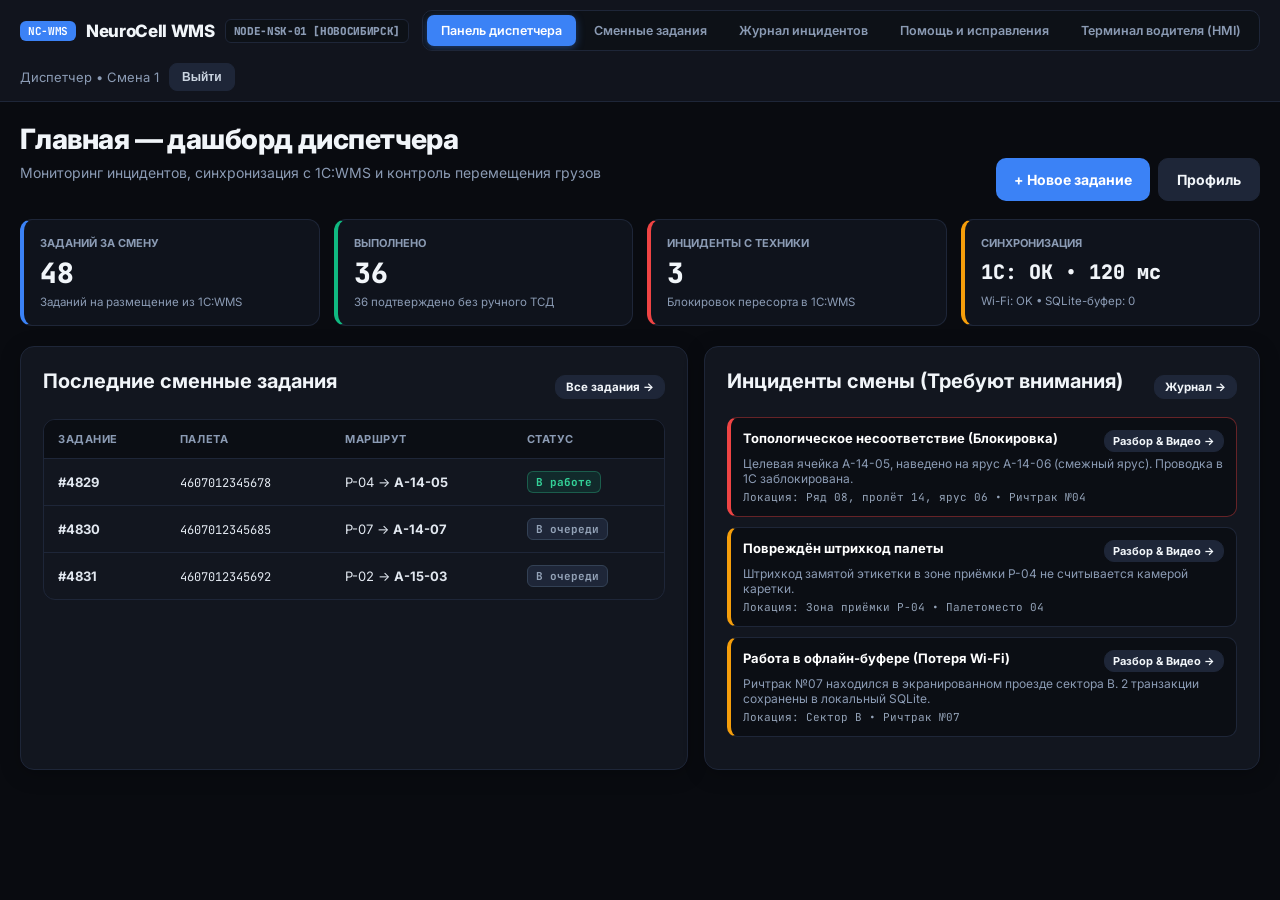
<file: index.html>
<!DOCTYPE html>
<html lang="ru">
<head>
  <meta charset="utf-8">
  <meta name="viewport" content="width=device-width, initial-scale=1, viewport-fit=cover">
  <title>NeuroCell WMS — Диспетчер и Терминал ричтрака</title>
  <link rel="icon" href="data:image/svg+xml,%3Csvg xmlns='http://www.w3.org/2000/svg' viewBox='0 0 64 64'%3E%3Crect width='64' height='64' rx='14' fill='%233b82f6'/%3E%3Ctext x='32' y='43' font-family='Inter,sans-serif' font-size='28' font-weight='800' fill='%23ffffff' text-anchor='middle'%3ENC%3C/text%3E%3C/svg%3E">
  <link rel="preconnect" href="https://fonts.googleapis.com">
  <link rel="preconnect" href="https://fonts.gstatic.com" crossorigin>
  <link href="https://fonts.googleapis.com/css2?family=Inter:wght@400;500;600;700;800;900&family=JetBrains+Mono:wght@500;700;800&display=swap" rel="stylesheet">
  <style>
    :root {
      --bg-dark: #090b10;
      --card-dark: #12161f;
      --card-border: #1e2638;
      --text-main: #f1f5f9;
      --text-muted: #8b9bb4;
      --accent-blue: #3b82f6;
      --accent-blue-hover: #2563eb;
      --status-ok: #10b981;
      --status-ok-bg: rgba(16, 185, 129, 0.12);
      --status-err: #ef4444;
      --status-err-bg: rgba(239, 68, 68, 0.15);
      --status-warn: #f59e0b;
      --font-ui: 'Inter', -apple-system, BlinkMacSystemFont, sans-serif;
      --font-mono: 'JetBrains Mono', monospace;
    }

    * { box-sizing: border-box; margin: 0; padding: 0; }
    body {
      background-color: var(--bg-dark);
      color: var(--text-main);
      font-family: var(--font-ui);
      min-height: 100vh;
      min-height: 100dvh;
      display: flex;
      flex-direction: column;
      -webkit-font-smoothing: antialiased;
      overflow-x: hidden;
    }

    /* Верхняя панель системы */
    header {
      background: rgba(18, 22, 31, 0.95);
      backdrop-filter: blur(10px);
      -webkit-backdrop-filter: blur(10px);
      border-bottom: 1px solid var(--card-border);
      position: sticky;
      top: 0;
      z-index: 100;
    }
    .header-inner {
      max-width: 1440px;
      margin: 0 auto;
      padding: 10px 20px;
      display: flex;
      align-items: center;
      justify-content: space-between;
      gap: 12px;
      flex-wrap: wrap;
    }
    .brand {
      display: flex;
      align-items: center;
      gap: 10px;
      font-size: 17px;
      font-weight: 800;
      letter-spacing: -0.02em;
    }
    .brand-tag {
      background: var(--accent-blue);
      color: #fff;
      font-family: var(--font-mono);
      font-size: 11px;
      padding: 3px 8px;
      border-radius: 6px;
      font-weight: 700;
    }
    .node-pill {
      font-family: var(--font-mono);
      font-size: 11px;
      color: var(--text-muted);
      border: 1px solid var(--card-border);
      background: #0d1117;
      padding: 4px 8px;
      border-radius: 6px;
      white-space: nowrap;
    }

    /* Навигация режимов: Диспетчер / Водитель */
    nav.app-nav {
      display: flex;
      gap: 4px;
      background: #0d1117;
      padding: 4px;
      border-radius: 10px;
      border: 1px solid var(--card-border);
      overflow-x: auto;
      max-width: 100%;
      -webkit-overflow-scrolling: touch;
    }
    nav.app-nav button {
      background: transparent;
      border: 0;
      color: var(--text-muted);
      padding: 8px 14px;
      border-radius: 7px;
      font-size: 12.5px;
      font-weight: 600;
      cursor: pointer;
      transition: all 0.15s ease;
      font-family: var(--font-ui);
      white-space: nowrap;
    }
    nav.app-nav button.active {
      background: var(--accent-blue);
      color: #fff;
      box-shadow: 0 2px 8px rgba(59, 130, 246, 0.4);
    }

    .header-user {
      display: flex;
      align-items: center;
      gap: 10px;
      font-size: 13px;
      color: var(--text-muted);
    }
    .header-user strong { color: var(--text-main); }
    .btn-logout {
      background: #1e2638;
      border: 1px solid var(--card-border);
      color: #cbd5e1;
      padding: 6px 12px;
      border-radius: 8px;
      cursor: pointer;
      font-weight: 600;
      font-size: 12px;
      transition: background 0.15s;
    }
    .btn-logout:hover { background: #2d3748; color: #fff; }

    /* Контейнер видов */
    .viewport {
      flex: 1;
      max-width: 1440px;
      width: 100%;
      margin: 0 auto;
      padding: 20px;
    }
    .view-section { display: none; }
    .view-section.active { display: block; animation: fadeIn 0.2s ease-out; }
    @keyframes fadeIn { from { opacity: 0; transform: translateY(4px); } to { opacity: 1; transform: translateY(0); } }

    /* Общие стили карточек и кнопок */
    .card {
      background: var(--card-dark);
      border: 1px solid var(--card-border);
      border-radius: 14px;
      padding: 22px;
      box-shadow: 0 4px 20px rgba(0, 0, 0, 0.25);
    }
    .grid-2 { display: grid; grid-template-columns: 1fr 1fr; gap: 16px; }
    .grid-3 { display: grid; grid-template-columns: repeat(3, 1fr); gap: 16px; }
    .grid-4 { display: grid; grid-template-columns: repeat(4, 1fr); gap: 14px; }

    h1 { font-size: clamp(20px, 2.4vw, 28px); font-weight: 800; letter-spacing: -0.02em; margin-bottom: 6px; }
    h2 { font-size: clamp(16px, 1.8vw, 20px); font-weight: 700; margin-bottom: 12px; }
    p.sub { font-size: clamp(13px, 1.2vw, 14px); color: var(--text-muted); margin-bottom: 18px; line-height: 1.5; }

    .btn {
      display: inline-flex;
      align-items: center;
      justify-content: center;
      gap: 8px;
      background: var(--accent-blue);
      color: #fff;
      border: 0;
      border-radius: 10px;
      padding: 12px 18px;
      font-size: 14px;
      font-weight: 700;
      font-family: var(--font-ui);
      cursor: pointer;
      transition: all 0.15s ease;
      text-decoration: none;
      touch-action: manipulation;
    }
    .btn:hover { background: var(--accent-blue-hover); box-shadow: 0 4px 12px rgba(59, 130, 246, 0.3); }
    .btn.ghost {
      background: #1e2638;
      border: 1px solid var(--card-border);
      color: var(--text-main);
    }
    .btn.ghost:hover { background: #2b354c; }
    .btn.danger { background: var(--status-err); }
    .btn.danger:hover { background: #dc2626; }
    .btn.success { background: var(--status-ok); color: #fff; }
    .btn.success:hover { background: #059669; }
    .btn.warn { background: var(--status-warn); color: #000; }
    .btn.warn:hover { background: #d97706; }

    /* Поля ввода */
    label { display: block; font-size: 11.5px; font-weight: 600; text-transform: uppercase; letter-spacing: 0.05em; color: var(--text-muted); margin-bottom: 6px; }
    input, select, textarea {
      width: 100%;
      background: #0b0e14;
      border: 1px solid var(--card-border);
      color: #fff;
      font-family: var(--font-ui);
      font-size: 15px;
      padding: 12px 14px;
      border-radius: 10px;
      margin-bottom: 14px;
      outline: none;
      transition: border-color 0.15s;
    }
    input:focus, select:focus, textarea:focus {
      border-color: var(--accent-blue);
      box-shadow: 0 0 0 3px rgba(59, 130, 246, 0.2);
    }

    /* KPI блоки */
    .kpi-tile {
      background: #0f131c;
      border: 1px solid var(--card-border);
      border-radius: 12px;
      padding: 16px;
      border-left: 4px solid var(--accent-blue);
    }
    .kpi-tile.ok { border-left-color: var(--status-ok); }
    .kpi-tile.err { border-left-color: var(--status-err); }
    .kpi-tile.warn { border-left-color: var(--status-warn); }
    .kpi-label { font-size: 11px; font-weight: 700; color: var(--text-muted); text-transform: uppercase; }
    .kpi-val { font-size: clamp(22px, 2.2vw, 28px); font-weight: 800; font-family: var(--font-mono); margin-top: 4px; }
    .kpi-desc { font-size: 11.5px; color: var(--text-muted); margin-top: 4px; }

    /* Таблицы */
    .table-box {
      border: 1px solid var(--card-border);
      border-radius: 12px;
      overflow-x: auto;
      margin-top: 14px;
      -webkit-overflow-scrolling: touch;
    }
    table { width: 100%; min-width: 620px; border-collapse: collapse; text-align: left; }
    th {
      background: #0b0e14;
      color: var(--text-muted);
      font-size: 11px;
      font-weight: 700;
      text-transform: uppercase;
      letter-spacing: 0.05em;
      padding: 12px 14px;
      border-bottom: 1px solid var(--card-border);
    }
    td {
      padding: 12px 14px;
      border-bottom: 1px solid var(--card-border);
      font-size: 13px;
      color: #e2e8f0;
    }
    tr:last-child td { border-bottom: 0; }
    tr:hover td { background: rgba(255,255,255,0.02); }

    .tag {
      display: inline-flex;
      align-items: center;
      padding: 3px 8px;
      border-radius: 6px;
      font-size: 11px;
      font-weight: 700;
      font-family: var(--font-mono);
      white-space: nowrap;
    }
    .tag.ok { background: var(--status-ok-bg); color: #34d399; border: 1px solid rgba(52, 211, 153, 0.3); }
    .tag.err { background: var(--status-err-bg); color: #f87171; border: 1px solid rgba(248, 113, 113, 0.3); }
    .tag.queue { background: #1e2638; color: #94a3b8; border: 1px solid #334155; }

    /* ========================================================
       ЭКРАНЫ ВОДИТЕЛЕЙ (БОРТОВОЙ ТЕРМИНАЛ РИЧТРАКА HMI)
       ======================================================== */
    .driver-subnav {
      display: flex;
      gap: 8px;
      margin-bottom: 14px;
      overflow-x: auto;
      padding-bottom: 4px;
    }
    .driver-subnav button {
      background: #181d27;
      border: 1px solid var(--card-border);
      color: #cbd5e1;
      padding: 8px 14px;
      border-radius: 8px;
      font-size: 12px;
      font-weight: 700;
      cursor: pointer;
      white-space: nowrap;
      transition: all 0.15s;
    }
    .driver-subnav button.active {
      background: #2563eb;
      color: #fff;
      border-color: #3b82f6;
    }

    .terminal-wrapper {
      max-width: 1200px;
      margin: 0 auto;
      background: #121212;
      border: 3px solid #232730;
      border-radius: 18px;
      overflow: hidden;
      box-shadow: 0 10px 40px rgba(0,0,0,0.7);
    }
    .term-header {
      background: #181b22;
      border-bottom: 2px solid #282d38;
      padding: 12px 20px;
      display: flex;
      justify-content: space-between;
      align-items: center;
      font-family: var(--font-mono);
      font-weight: 700;
      flex-wrap: wrap;
      gap: 10px;
    }
    .term-steps {
      display: flex;
      gap: 8px;
      padding: 14px 18px 0;
      overflow-x: auto;
    }
    .term-step-pill {
      flex: 1;
      min-width: 110px;
      padding: 10px 8px;
      border-radius: 10px;
      font-size: 12px;
      font-weight: 700;
      text-align: center;
      background: #1a1e27;
      color: #64748b;
      border: 1px solid #283144;
      white-space: nowrap;
      transition: all 0.2s;
    }
    .term-step-pill.active {
      background: #2563eb;
      color: #fff;
      border-color: #3b82f6;
      box-shadow: 0 0 16px rgba(37, 99, 235, 0.4);
    }
    .term-step-pill.done {
      background: rgba(16, 185, 129, 0.15);
      color: #10b981;
      border-color: rgba(16, 185, 129, 0.3);
    }

    .term-screen {
      padding: 24px 20px;
      min-height: 440px;
      display: flex;
      flex-direction: column;
      justify-content: space-between;
      transition: background 0.25s ease, border-color 0.25s ease;
    }

    /* Состояние W3: Зеленый заливающий статус */
    .term-screen.state-green {
      background: #042416;
      border: 6px solid #10b981;
      box-shadow: inset 0 0 50px rgba(16, 185, 129, 0.25);
    }

    /* Состояние W4: Красный пульсирующий статус */
    .term-screen.state-red {
      background: #340c0c;
      border: 6px solid #ef4444;
      animation: alertPulse 1.2s infinite alternate;
    }
    @keyframes alertPulse {
      0% { box-shadow: inset 0 0 30px rgba(239, 68, 68, 0.3), 0 0 20px rgba(239, 68, 68, 0.4); }
      100% { box-shadow: inset 0 0 80px rgba(239, 68, 68, 0.6), 0 0 40px rgba(239, 68, 68, 0.7); }
    }

    .term-cell-giant {
      font-size: clamp(48px, 6vw, 76px);
      font-weight: 900;
      font-family: var(--font-mono);
      letter-spacing: 0.05em;
      line-height: 1.05;
      margin: 10px 0;
      color: #fbbf24;
    }
    .badge-tier {
      display: inline-block;
      background: #fbbf24;
      color: #000;
      font-size: clamp(18px, 2.5vw, 24px);
      font-weight: 900;
      padding: 6px 16px;
      border-radius: 8px;
      margin-bottom: 12px;
      letter-spacing: 0.04em;
    }

    /* Промышленные кнопки для работы в перчатках (>= 72px) */
    .term-btn-industrial {
      min-height: 72px;
      padding: 16px 24px;
      font-size: clamp(15px, 1.8vw, 18px);
      font-weight: 800;
      border-radius: 14px;
      border: 0;
      cursor: pointer;
      display: inline-flex;
      align-items: center;
      justify-content: center;
      gap: 10px;
      touch-action: manipulation;
      transition: transform 0.1s, background 0.15s;
    }
    .term-btn-industrial:active { transform: scale(0.97); }

    /* Симулятор рейки стеллажа */
    .rack-simulator {
      display: grid;
      grid-template-columns: repeat(7, 1fr);
      gap: 8px;
      margin: 16px 0;
    }
    .rack-cell-btn {
      background: #1b212d;
      border: 2px solid #2d3748;
      border-radius: 8px;
      padding: 14px 4px;
      text-align: center;
      font-family: var(--font-mono);
      font-size: clamp(12px, 1.3vw, 15px);
      font-weight: 800;
      color: #e2e8f0;
      cursor: pointer;
      transition: all 0.15s;
    }
    .rack-cell-btn:hover { border-color: #3b82f6; background: #242c3c; }
    .rack-cell-btn.target { border-color: #fbbf24; background: rgba(251, 191, 36, 0.15); color: #fbbf24; }

    /* Модальные окна */
    .modal-overlay {
      position: fixed;
      inset: 0;
      background: rgba(0, 0, 0, 0.85);
      backdrop-filter: blur(6px);
      -webkit-backdrop-filter: blur(6px);
      display: none;
      align-items: center;
      justify-content: center;
      padding: 16px;
      z-index: 200;
    }
    .modal-overlay.open { display: flex; }
    .modal-card {
      background: #161b26;
      border: 1px solid var(--card-border);
      border-radius: 18px;
      max-width: 580px;
      width: 100%;
      padding: 24px;
      box-shadow: 0 20px 50px rgba(0,0,0,0.8);
      max-height: 90vh;
      overflow-y: auto;
    }
    .video-mock {
      background: #090c12;
      border: 1px solid var(--card-border);
      border-radius: 12px;
      height: 200px;
      display: flex;
      flex-direction: column;
      align-items: center;
      justify-content: center;
      gap: 10px;
      margin-bottom: 18px;
      position: relative;
      overflow: hidden;
    }
    .video-pulse-record {
      position: absolute;
      top: 10px;
      left: 10px;
      background: rgba(239, 68, 68, 0.2);
      border: 1px solid var(--status-err);
      color: #f87171;
      font-size: 11px;
      font-weight: 700;
      padding: 3px 8px;
      border-radius: 6px;
      display: flex;
      align-items: center;
      gap: 6px;
      font-family: var(--font-mono);
    }
    .video-pulse-record span {
      width: 8px; height: 8px; border-radius: 50%; background: var(--status-err);
      display: inline-block; animation: blink 1s infinite;
    }
    @keyframes blink { 50% { opacity: 0.3; } }

    /* Toast */
    .toast-msg {
      position: fixed;
      bottom: 20px;
      left: 50%;
      transform: translateX(-50%);
      background: #1e293b;
      color: #fff;
      border: 1px solid #334155;
      padding: 12px 22px;
      border-radius: 30px;
      font-size: 13.5px;
      font-weight: 600;
      box-shadow: 0 10px 30px rgba(0,0,0,0.5);
      z-index: 300;
      display: none;
      align-items: center;
      gap: 8px;
      max-width: 90vw;
      text-align: center;
    }

    /* ========================================================
       АДАПТИВНОСТЬ ПОД МОБИЛЬНЫЕ И ПЛАНШЕТЫ (MEDIA QUERIES)
       ======================================================== */
    @media (max-width: 1080px) {
      .grid-4 { grid-template-columns: repeat(2, 1fr); }
    }

    @media (max-width: 768px) {
      .viewport { padding: 14px 12px; }
      .header-inner { padding: 8px 12px; }
      .brand { font-size: 16px; }
      .node-pill { display: none; }
      nav.app-nav { width: 100%; order: 3; margin-top: 4px; }
      .grid-2, .grid-3, .grid-4 { grid-template-columns: 1fr; gap: 12px; }
      .card { padding: 16px; border-radius: 12px; }
      .rack-simulator { grid-template-columns: repeat(4, 1fr); }
      .term-screen { padding: 16px 12px; min-height: 400px; }
      .term-steps { padding: 10px 12px 0; }
      .term-header { padding: 10px 14px; }
      .term-btn-industrial { min-height: 64px; font-size: 16px; padding: 14px 18px; }
    }

    @media (max-width: 480px) {
      h1 { font-size: 22px; }
      .term-cell-giant { font-size: 42px; }
      .badge-tier { font-size: 17px; padding: 4px 12px; }
      .rack-simulator { grid-template-columns: repeat(2, 1fr); }
      .term-step-pill { font-size: 11px; padding: 8px 4px; min-width: 90px; }
    }
  </style>
</head>
<body>

  <!-- ШАПКА СИСТЕМЫ -->
  <header>
    <div class="header-inner">
      <div class="brand">
        <span class="brand-tag">NC-WMS</span>
        <span>NeuroCell WMS</span>
        <span class="node-pill">NODE-NSK-01 [НОВОСИБИРСК]</span>
      </div>

      <nav class="app-nav">
        <button id="nav-btn-disp" class="active" onclick="switchMainTab('disp')">Панель диспетчера</button>
        <button id="nav-btn-tasks" onclick="switchMainTab('tasks')">Сменные задания</button>
        <button id="nav-btn-inc" onclick="switchMainTab('inc')">Журнал инцидентов</button>
        <button id="nav-btn-help" onclick="switchMainTab('help')">Помощь и исправления</button>
        <button id="nav-btn-driver" onclick="switchMainTab('driver')">Терминал водителя (HMI)</button>
      </nav>

      <div class="header-user">
        <span id="user-display">Диспетчер • Смена 1</span>
        <button class="btn-logout" onclick="openModal('modal-logout')">Выйти</button>
      </div>
    </div>
  </header>

  <!-- КОНТЕНТНЫЙ ВЬЮПОРТ -->
  <main class="viewport">

    <!-- ========================================================
         РАЗДЕЛ 1: ПАНЕЛЬ ДИСПЕТЧЕРА (ЭКРАНЫ 03-13)
         ======================================================== -->
    <section id="view-disp" class="view-section active">
      <div style="display:flex; justify-content:space-between; align-items:flex-end; margin-bottom:18px; flex-wrap:wrap; gap:12px;">
        <div>
          <h1>Главная — дашборд диспетчера</h1>
          <p class="sub">Мониторинг инцидентов, синхронизация с 1С:WMS и контроль перемещения грузов</p>
        </div>
        <div style="display:flex; gap:8px; flex-wrap:wrap;">
          <button class="btn" onclick="switchMainTab('newtask')">+ Новое задание</button>
          <button class="btn ghost" onclick="openProfile()">Профиль</button>
        </div>
      </div>

      <!-- KPI плитки -->
      <div class="grid-4" style="margin-bottom: 20px;">
        <div class="kpi-tile">
          <div class="kpi-label">Заданий за смену</div>
          <div class="kpi-val" id="kpi-total-tasks">48</div>
          <div class="kpi-desc">Заданий на размещение из 1С:WMS</div>
        </div>
        <div class="kpi-tile ok">
          <div class="kpi-label">Выполнено</div>
          <div class="kpi-val" id="kpi-done-tasks">36</div>
          <div class="kpi-desc">36 подтверждено без ручного ТСД</div>
        </div>
        <div class="kpi-tile err">
          <div class="kpi-label">Инциденты с техники</div>
          <div class="kpi-val" id="kpi-incidents-count">3</div>
          <div class="kpi-desc">Блокировок пересорта в 1C:WMS</div>
        </div>
        <div class="kpi-tile warn">
          <div class="kpi-label">Синхронизация</div>
          <div class="kpi-val" style="font-size:clamp(17px, 1.8vw, 20px); line-height:36px;">1C: OK • 120 мс</div>
          <div class="kpi-desc">Wi-Fi: OK • SQLite-буфер: <span id="disp-buf-count">0</span></div>
        </div>
      </div>

      <div class="grid-2">
        <div class="card">
          <div style="display:flex; justify-content:space-between; align-items:center; margin-bottom:12px;">
            <h2>Последние сменные задания</h2>
            <button class="btn ghost" style="padding:4px 10px; font-size:11.5px;" onclick="switchMainTab('tasks')">Все задания →</button>
          </div>
          <div class="table-box">
            <table>
              <thead>
                <tr>
                  <th>Задание</th>
                  <th>Палета</th>
                  <th>Маршрут</th>
                  <th>Статус</th>
                </tr>
              </thead>
              <tbody id="disp-recent-tasks"></tbody>
            </table>
          </div>
        </div>

        <div class="card">
          <div style="display:flex; justify-content:space-between; align-items:center; margin-bottom:12px;">
            <h2>Инциденты смены (Требуют внимания)</h2>
            <button class="btn ghost" style="padding:4px 10px; font-size:11.5px;" onclick="switchMainTab('inc')">Журнал →</button>
          </div>
          <div id="disp-incident-cards"></div>
        </div>
      </div>
    </section>

    <!-- СМЕННЫЕ ЗАДАНИЯ -->
    <section id="view-tasks" class="view-section">
      <div style="display:flex; justify-content:space-between; align-items:flex-end; margin-bottom:18px; flex-wrap:wrap; gap:12px;">
        <div>
          <h1>Сменные задания</h1>
          <p class="sub">Задания на размещение палет из 1С:WMS • Контроль Zero-Touch Scanning</p>
        </div>
        <button class="btn" onclick="switchMainTab('newtask')">+ Создать задание</button>
      </div>

      <div class="card">
        <div class="table-box">
          <table>
            <thead>
              <tr>
                <th>ID</th>
                <th>Штрихкод палеты</th>
                <th>Приёмка</th>
                <th>Целевая ячейка</th>
                <th>Техника</th>
                <th>Высота</th>
                <th>Статус в WMS</th>
              </tr>
            </thead>
            <tbody id="full-tasks-table"></tbody>
          </table>
        </div>
      </div>
    </section>

    <!-- ЖУРНАЛ ИНЦИДЕНТОВ -->
    <section id="view-inc" class="view-section">
      <div style="display:flex; justify-content:space-between; align-items:flex-end; margin-bottom:18px; flex-wrap:wrap; gap:12px;">
        <div>
          <h1>Журнал инцидентов и видеоархив</h1>
          <p class="sub">Расследование топологического пересорта и повреждений груза по записям Dock Gates</p>
        </div>
        <button class="btn ghost" onclick="switchMainTab('help')">Помощь и исправления →</button>
      </div>
      <div class="card" id="incidents-container"></div>
    </section>

    <!-- ПОМОЩЬ И ИСПРАВЛЕНИЯ -->
    <section id="view-help" class="view-section">
      <div style="margin-bottom:18px;">
        <h1>Помощь и исправления</h1>
        <p class="sub">Оперативная маршрутизация помощи линейному персоналу на стеллажных рядах</p>
      </div>
      <div id="help-cards-list" class="grid-2"></div>
    </section>

    <!-- ФОРМА НОВОГО ЗАДАНИЯ -->
    <section id="view-newtask" class="view-section">
      <div class="card" style="max-width: 680px; margin: 0 auto;">
        <h1>Новое задание на размещение</h1>
        <p class="sub">Формирование складского задания и трансляция в очередь MQTT/REST техники</p>
        
        <form onsubmit="handleCreateTask(event)">
          <div class="grid-2">
            <div>
              <label>Штрихкод палеты (1D/2D)</label>
              <input type="text" id="form-barcode" value="4607012345708" required>
            </div>
            <div>
              <label>Место в зоне приёмки</label>
              <select id="form-place">
                <option value="P-04">Зона приёмки P-04</option>
                <option value="P-02">Зона приёмки P-02</option>
                <option value="P-07">Зона приёмки P-07</option>
              </select>
            </div>
          </div>

          <div class="grid-2">
            <div>
              <label>Целевая ячейка стеллажа</label>
              <input type="text" id="form-cell" value="A-14-05" required>
            </div>
            <div>
              <label>Назначенный ричтрак</label>
              <select id="form-truck">
                <option value="Ричтрак №04">Ричтрак №04 (Алексей)</option>
                <option value="Ричтрак №07">Ричтрак №07 (Сергей)</option>
                <option value="Ричтрак №11">Ричтрак №11 (Дмитрий)</option>
              </select>
            </div>
          </div>

          <div style="background:#0b0e14; border:1px solid var(--card-border); border-radius:10px; padding:12px; margin-bottom:16px;">
            <div style="font-size:12px; color:var(--text-muted); font-family:var(--font-mono); line-height:1.5;">
              ПАРАМЕТРЫ МАРШРУТА: Ряд 08 • Пролёт 14 • Ярус 05 (h ~ 9.2 м)<br>
              ИНТЕГРАЦИЯ: 1C:WMS Шлюз • Очередь MQTT: neurocell/tasks/truck_04
            </div>
          </div>

          <div style="display:flex; gap:10px; flex-wrap:wrap;">
            <button type="submit" class="btn">Отправить задание на технику</button>
            <button type="button" class="btn ghost" onclick="switchMainTab('disp')">Отмена</button>
          </div>
        </form>
      </div>
    </section>

    <!-- ========================================================
         РАЗДЕЛ 2: РАСШИРЕННЫЙ КОМПЛЕКС ЭКРАНОВ ДЛЯ ВОДИТЕЛЕЙ
         ======================================================== -->
    <section id="view-driver" class="view-section">
      
      <!-- Внутренняя навигация экранов водителя -->
      <div class="driver-subnav">
        <button id="dtab-login" onclick="switchDriverScreen('login')">1. Вход по PIN</button>
        <button id="dtab-dash" onclick="switchDriverScreen('dash')">2. Дашборд смены водителя</button>
        <button id="dtab-hmi" class="active" onclick="switchDriverScreen('hmi')">3. Бортовой HMI (W1–W5)</button>
        <button id="dtab-pause" onclick="switchDriverScreen('pause')">4. Пауза / Диагностика ричтрака</button>
      </div>

      <!-- ЭКРАН 1: ВХОД ВОДИТЕЛЯ В СИСТЕМУ (АВТОРИЗАЦИЯ) -->
      <div id="driver-screen-login" style="display:none;">
        <div class="card" style="max-width:540px; margin: 20px auto; text-align:center;">
          <div style="font-size:46px; margin-bottom:8px;">🚜</div>
          <h1>Бортовой терминал ричтрака</h1>
          <p class="sub">Вход водителя в смену • Автоматическая привязка к WMS</p>

          <div style="text-align:left; margin:20px 0;">
            <label>Выберите единицу техники</label>
            <select id="login-truck-select" style="font-size:16px; font-weight:700;">
              <option value="Ричтрак №04">Ричтрак №04 (Мачта 12.5м, Edge Jetson Orin)</option>
              <option value="Ричтрак №07">Ричтрак №07 (Мачта 10.5м, Edge Jetson Nano)</option>
              <option value="Ричтрак №11">Ричтрак №11 (Мачта 14.0м, Edge Jetson Orin)</option>
            </select>

            <label>Ф.И.О. водителя / оператора</label>
            <input type="text" id="login-driver-name" value="Алексей Воронов (Таб. №1482)">

            <label>Персональный PIN-код (4 цифры)</label>
            <input type="password" id="login-driver-pin" placeholder="••••" maxlength="4" style="font-size:24px; text-align:center; letter-spacing:10px; font-family:var(--font-mono);">
            <div id="login-pin-err" style="color:#f87171; font-size:12px; display:none; margin-bottom:10px;">Введите 4 цифры PIN-кода</div>
          </div>

          <button class="btn success" style="width:100%; min-height:56px; font-size:16px;" onclick="performDriverLogin()">
            Войти в бортовой терминал →
          </button>
          <div style="font-size:12px; color:var(--text-muted); margin-top:14px;">
            Безопасность: доступ блокируется при 3 неверных попытках ввода
          </div>
        </div>
      </div>

      <!-- ЭКРАН 2: ДАШБОРД СМЕНЫ ВОДИТЕЛЯ -->
      <div id="driver-screen-dash" style="display:none;">
        <div style="display:flex; justify-content:space-between; align-items:center; margin-bottom:16px; flex-wrap:wrap; gap:10px;">
          <div>
            <h1>Смена водителя: <span id="dash-driver-label" style="color:#38bdf8;">Алексей</span></h1>
            <p class="sub" style="margin-bottom:0;" id="dash-truck-label">Техника: Ричтрак №04 • Сектор: Зона приёмки и Стеллажи A-08</p>
          </div>
          <button class="btn" onclick="startCurrentTaskFromDash()">К выполнению задания →</button>
        </div>

        <div class="grid-3" style="margin-bottom:20px;">
          <div class="kpi-tile ok">
            <div class="kpi-label">Размещено за смену</div>
            <div class="kpi-val" id="driver-stat-done">14</div>
            <div class="kpi-desc">Среднее время цикла: 2 мин 10 сек</div>
          </div>
          <div class="kpi-tile">
            <div class="kpi-label">Заданий в очереди</div>
            <div class="kpi-val" id="driver-stat-queue">3</div>
            <div class="kpi-desc">Синхронизировано из 1С:WMS</div>
          </div>
          <div class="kpi-tile warn">
            <div class="kpi-label">Топологический пересорт</div>
            <div class="kpi-val" style="color:#10b981;">0</div>
            <div class="kpi-desc">Все ошибки заблокированы Edge AI</div>
          </div>
        </div>

        <div class="card">
          <h2>Очередь заданий на ваш ричтрак</h2>
          <div class="table-box">
            <table>
              <thead>
                <tr>
                  <th>№ Задания</th>
                  <th>Штрихкод груза</th>
                  <th>Откуда</th>
                  <th>Куда (Ячейка)</th>
                  <th>Высота подъёма</th>
                  <th>Действие</th>
                </tr>
              </thead>
              <tbody id="driver-tasks-tbody"></tbody>
            </table>
          </div>
        </div>
      </div>

      <!-- ЭКРАН 3: БОРТОВОЙ ТЕРМИНАЛ HMI (W1-W5) -->
      <div id="driver-screen-hmi">
        <div style="display:flex; justify-content:space-between; align-items:center; margin-bottom:12px; flex-wrap:wrap; gap:8px;">
          <div>
            <span class="tag ok">HMI ТЕРМИНАЛ РИЧТРАКА</span>
            <span style="font-size:12.5px; color:var(--text-muted); margin-left:8px;">Zero-Touch Scanning • Светофорный интерфейс</span>
          </div>
          <div style="display:flex; gap:8px; flex-wrap:wrap;">
            <button class="btn ghost" style="padding:6px 12px; font-size:12px;" onclick="toggleTerminalWifi()" id="term-wifi-btn">📶 Wi-Fi: В сети</button>
            <button class="btn ghost" style="padding:6px 12px; font-size:12px;" onclick="switchDriverScreen('pause')">⏸ Пауза смены</button>
            <button class="btn ghost" style="padding:6px 12px; font-size:12px;" onclick="resetTerminalDemo()">🔄 Сброс демо</button>
          </div>
        </div>

        <div class="terminal-wrapper">
          <!-- Шапка бортового HMI -->
          <div class="term-header">
            <div style="display:flex; align-items:center; gap:12px; flex-wrap:wrap;">
              <span style="color:#38bdf8; font-size:15px;">ТЕРМИНАЛ РАБОТНИКА</span>
              <span style="color:#64748b;">|</span>
              <span style="color:#fff;" id="term-truck-name">РИЧТРАК №04</span>
            </div>
            <div style="display:flex; align-items:center; gap:14px; flex-wrap:wrap;">
              <span id="term-wifi-status" style="color:#34d399;">● Wi-Fi: OK</span>
              <span style="color:#94a3b8;" id="term-buffer-pill">Буфер: 0 паллет</span>
              <span style="color:#fff;" id="term-clock">14:22:00</span>
            </div>
          </div>

          <!-- 4 шага процесса -->
          <div class="term-steps">
            <div class="term-step-pill active" id="pill-step-1">01 Захват груза</div>
            <div class="term-step-pill" id="pill-step-2">02 Маршрут</div>
            <div class="term-step-pill" id="pill-step-3">03 Проверка ячейки</div>
            <div class="term-step-pill" id="pill-step-4">04 Размещение</div>
          </div>

          <!-- Динамическое тело HMI -->
          <div class="term-screen" id="term-screen-body"></div>

          <!-- Нижняя статусная строка -->
          <div style="background:#0d1017; border-top:1px solid #1f2533; padding:10px 18px; display:flex; justify-content:space-between; align-items:center; font-size:11.5px; color:#64748b; flex-wrap:wrap; gap:6px;">
            <span>Автоматическая проверка Edge AI (NVIDIA Jetson) • Без ручного ввода</span>
            <span>Разблокировка аварий: только по NFC / PIN бригадира</span>
          </div>
        </div>
      </div>

      <!-- ЭКРАН 4: ПАУЗА СМЕНЫ И ДИАГНОСТИКА ОБОРУДОВАНИЯ РИЧТРАКА -->
      <div id="driver-screen-pause" style="display:none;">
        <div class="card" style="max-width:760px; margin: 10px auto;">
          <div style="display:flex; justify-content:space-between; align-items:flex-start; margin-bottom:16px;">
            <div>
              <h1>Пауза смены и предрейсовый осмотр</h1>
              <p class="sub" style="margin-bottom:0;">Статус бортового оборудования комплекса «Forklift Vision»</p>
            </div>
            <span class="tag ok" style="font-size:12px;">СМЕНА НА ПАУЗЕ</span>
          </div>

          <div class="grid-2" style="margin-bottom:20px;">
            <div style="background:#0b0e14; border:1px solid var(--card-border); border-radius:12px; padding:16px;">
              <h3 style="font-size:14px; margin-bottom:12px; color:#38bdf8;">Диагностика сенсоров и вычислителя</h3>
              <div style="font-size:13px; line-height:1.8;">
                <div style="display:flex; justify-content:space-between;">
                  <span style="color:var(--text-muted);">Камера каретки (Global Shutter):</span>
                  <span style="color:#10b981; font-weight:700;">OK (30 FPS)</span>
                </div>
                <div style="display:flex; justify-content:space-between;">
                  <span style="color:var(--text-muted);">ИК-подсветка 850 нм:</span>
                  <span style="color:#10b981; font-weight:700;">Активна</span>
                </div>
                <div style="display:flex; justify-content:space-between;">
                  <span style="color:var(--text-muted);">Вычислитель Jetson Orin:</span>
                  <span style="color:#10b981; font-weight:700;">Temp 48°C / Latency 140 мс</span>
                </div>
                <div style="display:flex; justify-content:space-between;">
                  <span style="color:var(--text-muted);">Шлейф мачты (Igus Chainflex):</span>
                  <span style="color:#10b981; font-weight:700;">Ресурс 98% (Норма)</span>
                </div>
              </div>
            </div>

            <div style="background:#0b0e14; border:1px solid var(--card-border); border-radius:12px; padding:16px;">
              <h3 style="font-size:14px; margin-bottom:12px; color:#fbbf24;">Параметры тяговой техники</h3>
              <div style="font-size:13px; line-height:1.8;">
                <div style="display:flex; justify-content:space-between;">
                  <span style="color:var(--text-muted);">Заряд тяговой АКБ:</span>
                  <span style="color:#10b981; font-weight:800;">84% (Осталось 6.5 ч)</span>
                </div>
                <div style="display:flex; justify-content:space-between;">
                  <span style="color:var(--text-muted);">Гидравлика мачты:</span>
                  <span style="color:#10b981; font-weight:700;">Давление 180 бар (Норма)</span>
                </div>
                <div style="display:flex; justify-content:space-between;">
                  <span style="color:var(--text-muted);">Шлюз 1C:WMS:</span>
                  <span style="color:#10b981; font-weight:700;">Синхронизирован</span>
                </div>
                <div style="display:flex; justify-content:space-between;">
                  <span style="color:var(--text-muted);">Офлайн-буфер SQLite:</span>
                  <span style="color:#38bdf8; font-weight:700;">0 записей (Чисто)</span>
                </div>
              </div>
            </div>
          </div>

          <div style="display:flex; gap:12px; flex-wrap:wrap;">
            <button class="btn success" style="flex:1; min-height:50px;" onclick="resumeDriverWork()">
              ▶ Снять с паузы и продолжить работу
            </button>
            <button class="btn danger" onclick="openModal('modal-logout')">
              Завершить смену / Выход
            </button>
          </div>
        </div>
      </div>

    </section>

  </main>

  <!-- ========================================================
       МОДАЛЬНЫЕ ОКНА: ВИДЕО, NFC, ВЫЗОВ СТАРШЕГО, ПРОФИЛЬ, ВЫХОД
       ======================================================== -->

  <!-- Модалка видеофиксации Dock Gates -->
  <div class="modal-overlay" id="modal-incident">
    <div class="modal-card">
      <div style="display:flex; justify-content:space-between; align-items:flex-start; margin-bottom:14px;">
        <div>
          <h2 id="modal-inc-title" style="margin-bottom:2px;">Инцидент #NC-1182</h2>
          <p class="sub" style="margin-bottom:0;" id="modal-inc-ttn">Привязка к накладной: ТТН-492049</p>
        </div>
        <button class="btn ghost" style="padding:4px 10px;" onclick="closeModal('modal-incident')">✕</button>
      </div>

      <div class="video-mock">
        <div class="video-pulse-record">
          <span></span> ARCHIVE • DOCK GATES HD
        </div>
        <div style="font-size:38px;">🎥</div>
        <div style="font-weight:700; font-size:13.5px;">10-секундный видеофрагмент прохождения ворот дока</div>
        <div style="font-size:11.5px; color:var(--text-muted); font-family:var(--font-mono);" id="modal-inc-cam">Камера ворот Dock Gate #02 • Full HD 1080p</div>
      </div>

      <div style="background:#0c0f17; border:1px solid var(--card-border); border-radius:10px; padding:12px; margin-bottom:16px; font-size:12.5px; line-height:1.6;" id="modal-inc-desc"></div>

      <div style="display:flex; justify-content:flex-end; gap:8px; flex-wrap:wrap;">
        <button class="btn success" onclick="resolveCurrentIncident()">Подтвердить разбор / Закрыть инцидент</button>
        <button class="btn ghost" onclick="closeModal('modal-incident')">Закрыть</button>
      </div>
    </div>
  </div>

  <!-- Модалка NFC / PIN разблокировки терминала (Лаб. №9) -->
  <div class="modal-overlay" id="modal-nfc">
    <div class="modal-card" style="max-width:460px;">
      <h2 style="color:#f87171; display:flex; align-items:center; gap:8px;">
        <span>🔒</span> NFC-разблокировка блокировки
      </h2>
      <p class="sub">Проводка в 1С:WMS заблокирована от топологического пересорта. Приложите карту бригадира к терминалу или введите мастер-PIN.</p>

      <div style="margin:16px 0;">
        <label>PIN бригадира / начальника смены</label>
        <input type="password" id="nfc-pin-input" maxlength="4" placeholder="••••" style="font-size:26px; text-align:center; letter-spacing:10px; font-family:var(--font-mono);">
        <p id="nfc-err-text" style="color:#f87171; font-size:12px; display:none;">Неверный PIN-код (демо: 4829)</p>
      </div>

      <div style="display:flex; gap:10px;">
        <button class="btn" style="flex:1;" onclick="submitNfcUnlock()">Подтвердить разблокировку</button>
        <button class="btn ghost" onclick="closeModal('modal-nfc')">Отмена</button>
      </div>
    </div>
  </div>

  <!-- Модалка вызова старшего смены при поврежденном штрихкоде -->
  <div class="modal-overlay" id="modal-damaged-code">
    <div class="modal-card" style="max-width:480px;">
      <h2 style="color:#fbbf24; display:flex; align-items:center; gap:8px;">
        <span>⚠️</span> Вызов старшего смены: Брак ШК
      </h2>
      <p class="sub">Штрихкод палеты повреждён или не распознаётся нейросетью ввиду замятия этикетки.</p>

      <div style="background:#0b0e14; border:1px solid var(--card-border); border-radius:10px; padding:12px; margin-bottom:16px; font-size:13px; line-height:1.6;">
        <div><strong>Текущее место:</strong> Зона приёмки P-04</div>
        <div><strong>Связанное задание:</strong> #4829</div>
        <div style="color:#38bdf8; margin-top:6px;">Снимки с камеры каретки переданы старшему смены приёмки. Ожидайте прибытия контролёра с перемаркировочным сканером.</div>
      </div>

      <div style="display:flex; gap:10px;">
        <button class="btn warn" style="flex:1;" onclick="confirmDamagedCall()">Отправить вызов диспетчеру</button>
        <button class="btn ghost" onclick="closeModal('modal-damaged-code')">Отмена</button>
      </div>
    </div>
  </div>

  <!-- Модалка профиля -->
  <div class="modal-overlay" id="modal-profile">
    <div class="modal-card">
      <h2>Личный кабинет • Настройки профиля</h2>
      <p class="sub">Параметры сессии диспетчера и уведомлений</p>

      <label>Ф.И.О. диспетчера</label>
      <input type="text" id="prof-name" value="Ковалев Григорий Константинович">

      <div class="grid-2">
        <div>
          <label>Роль в системе</label>
          <select id="prof-role">
            <option>Диспетчер склада</option>
            <option>Начальник смены</option>
            <option>Служба безопасности</option>
          </select>
        </div>
        <div>
          <label>Текущая смена</label>
          <input type="text" value="Смена 1 (Дневная)">
        </div>
      </div>

      <div style="display:flex; justify-content:flex-end; gap:10px; margin-top:14px;">
        <button class="btn" onclick="saveProfile()">Сохранить профиль</button>
        <button class="btn ghost" onclick="closeModal('modal-profile')">Закрыть</button>
      </div>
    </div>
  </div>

  <!-- Модалка выхода -->
  <div class="modal-overlay" id="modal-logout">
    <div class="modal-card" style="max-width:420px; text-align:center;">
      <div style="font-size:42px; margin-bottom:10px;">🚪</div>
      <h2>Выйти из системы?</h2>
      <p class="sub">Сессия пользователя будет завершена. Все транзакции зафиксированы в 1С:WMS.</p>
      <div style="display:flex; justify-content:center; gap:10px; margin-top:18px;">
        <button class="btn danger" onclick="confirmLogout()">Да, выйти</button>
        <button class="btn ghost" onclick="closeModal('modal-logout')">Остаться</button>
      </div>
    </div>
  </div>

  <!-- Toast -->
  <div class="toast-msg" id="app-toast">
    <span id="toast-icon">ℹ️</span>
    <span id="toast-text">Сообщение системы</span>
  </div>

  <!-- СКРИПТ ПРИЛОЖЕНИЯ -->
  <script>
    // ==========================================
    // ДАННЫЕ СИСТЕМЫ
    // ==========================================
    let tasksData = [
      { id: 4829, pallet: '4607012345678', place: 'P-04', row: '08', aisle: '14', tier: '05', cell: 'A-14-05', height: '9.2 м', truck: 'Ричтрак №04', status: 'active' },
      { id: 4830, pallet: '4607012345685', place: 'P-07', row: '08', aisle: '14', tier: '07', cell: 'A-14-07', height: '12.1 м', truck: 'Ричтрак №04', status: 'queue' },
      { id: 4831, pallet: '4607012345692', place: 'P-02', row: '08', aisle: '15', tier: '03', cell: 'A-15-03', height: '5.4 м', truck: 'Ричтрак №07', status: 'queue' }
    ];

    let incidentsData = [
      {
        id: 'INC-101',
        title: 'Топологическое несоответствие (Блокировка)',
        details: 'Целевая ячейка A-14-05, наведено на ярус A-14-06 (смежный ярус). Проводка в 1С заблокирована.',
        where: 'Ряд 08, пролёт 14, ярус 06 • Ричтрак №04',
        fix: 'Опустить мачту на один ярус вниз (ярус 05) и повторить совмещение вил',
        whoHelp: 'Водитель ричтрака №04 (Алексей)',
        ttn: 'ТТН №1182 • Палета 4607012345678',
        video: 'Камера каретки Forklift Vision & Dock Gate #01'
      },
      {
        id: 'INC-102',
        title: 'Повреждён штрихкод палеты',
        details: 'Штрихкод замятой этикетки в зоне приёмки P-04 не считывается камерой каретки.',
        where: 'Зона приёмки P-04 • Палетоместо 04',
        fix: 'Проверить палету по ТТН, произвести ручную перемаркировку и замену стикера',
        whoHelp: 'Старший смены приёмки',
        ttn: 'ТТН №1180 • Палета 4607012345678',
        video: 'Dock Gate #03 • Видео 10 сек'
      },
      {
        id: 'INC-103',
        title: 'Работа в офлайн-буфере (Потеря Wi-Fi)',
        details: 'Ричтрак №07 находился в экранированном проезде сектора B. 2 транзакции сохранены в локальный SQLite.',
        where: 'Сектор В • Ричтрак №07',
        fix: 'Связь восстановлена, проверить завершение фонового сброса буфера в 1C:WMS',
        whoHelp: 'Водитель ричтрака №07 (Сергей)',
        ttn: 'ТТН №1175',
        video: 'Событие буфера SQLite (200 OK)'
      }
    ];

    let currentIncidentIndex = 0;
    let completedCount = 36;
    let currentTaskIndex = 0;

    // Состояние водителя и терминала
    let currentDriverName = 'Алексей Воронов';
    let currentTruckName = 'Ричтрак №04';
    let driverPlacedToday = 14;

    // Стадии HMI: 'w1_capture' | 'w2_route' | 'w3_green' | 'w4_red' | 'w5_done'
    let terminalStage = 'w1_capture';
    let isTerminalOffline = false;
    let terminalBufferCount = 0;
    let wrongCellDetected = 'A-14-06';

    // ==========================================
    // ПЕРЕКЛЮЧЕНИЕ ГЛАВНЫХ ВКЛАДОК
    // ==========================================
    function switchMainTab(tabId) {
      document.querySelectorAll('.view-section').forEach(sec => sec.classList.remove('active'));
      document.querySelectorAll('.app-nav button').forEach(btn => btn.classList.remove('active'));

      const targetSection = document.getElementById('view-' + tabId);
      const targetBtn = document.getElementById('nav-btn-' + tabId);

      if (targetSection) targetSection.classList.add('active');
      if (targetBtn) targetBtn.classList.add('active');

      if (tabId === 'disp') renderDispatcherDashboard();
      if (tabId === 'tasks') renderFullTasksTable();
      if (tabId === 'inc') renderIncidentsView();
      if (tabId === 'help') renderHelpView();
      if (tabId === 'driver') renderTerminalScreen();
    }

    // ==========================================
    // ПЕРЕКЛЮЧЕНИЕ ЭКРАНОВ ВОДИТЕЛЯ
    // ==========================================
    function switchDriverScreen(screenKey) {
      const screens = ['login', 'dash', 'hmi', 'pause'];
      screens.forEach(s => {
        const el = document.getElementById('driver-screen-' + s);
        const btn = document.getElementById('dtab-' + s);
        if (el) el.style.display = s === screenKey ? 'block' : 'none';
        if (btn) btn.classList.toggle('active', s === screenKey);
      });

      if (screenKey === 'dash') renderDriverDashboard();
      if (screenKey === 'hmi') renderTerminalScreen();
    }

    function performDriverLogin() {
      const pin = document.getElementById('login-driver-pin').value.trim();
      if (pin.length !== 4) {
        document.getElementById('login-pin-err').style.display = 'block';
        return;
      }
      document.getElementById('login-pin-err').style.display = 'none';
      currentDriverName = document.getElementById('login-driver-name').value;
      currentTruckName = document.getElementById('login-truck-select').value;
      
      document.getElementById('term-truck-name').textContent = currentTruckName.toUpperCase();
      document.getElementById('dash-driver-label').textContent = currentDriverName;
      document.getElementById('dash-truck-label').textContent = `Техника: ${currentTruckName} • Сектор: Зона приёмки и Стеллажи A-08`;

      showToast(`🚜 Вход выполнен: ${currentDriverName} (${currentTruckName})`);
      switchDriverScreen('dash');
    }

    function renderDriverDashboard() {
      document.getElementById('driver-stat-done').textContent = driverPlacedToday;
      const truckTasks = tasksData.filter(t => t.truck === currentTruckName || t.truck.includes('04'));
      document.getElementById('driver-stat-queue').textContent = truckTasks.filter(t => t.status !== 'done').length;

      const tbody = document.getElementById('driver-tasks-tbody');
      tbody.innerHTML = truckTasks.map((t, idx) => `
        <tr>
          <td><strong>#${t.id}</strong></td>
          <td style="font-family:var(--font-mono);">${t.pallet}</td>
          <td>${t.place}</td>
          <td><strong style="color:#fbbf24;">${t.cell}</strong> (Ярус ${t.tier})</td>
          <td>${t.height}</td>
          <td>
            ${t.status === 'done' 
              ? '<span class="tag ok">Выполнено</span>' 
              : `<button class="btn" style="padding:6px 12px; font-size:12px;" onclick="selectDriverTask(${idx})">Взять в работу →</button>`}
          </td>
        </tr>
      `).join('');
    }

    function selectDriverTask(idx) {
      currentTaskIndex = idx;
      terminalStage = 'w1_capture';
      switchDriverScreen('hmi');
      showToast(`Начато выполнение задания #${tasksData[idx].id}`);
    }

    function startCurrentTaskFromDash() {
      switchDriverScreen('hmi');
    }

    function resumeDriverWork() {
      switchDriverScreen('hmi');
      showToast('▶ Смена возобновлена');
    }

    // ==========================================
    // ЛОГИКА HMI ТЕРМИНАЛА (W1-W5)
    // ==========================================
    function curTask() {
      return tasksData[currentTaskIndex] || tasksData[0];
    }

    function setTerminalStepPills(stepNum) {
      for (let i = 1; i <= 4; i++) {
        const p = document.getElementById('pill-step-' + i);
        if (!p) continue;
        p.className = 'term-step-pill';
        if (i < stepNum) p.classList.add('done');
        if (i === stepNum) p.classList.add('active');
      }
    }

    function renderTerminalScreen() {
      const screen = document.getElementById('term-screen-body');
      if (!screen) return;
      const t = curTask();
      screen.className = 'term-screen';

      document.getElementById('term-buffer-pill').textContent = `Буфер: ${terminalBufferCount} паллет`;
      document.getElementById('term-wifi-status').innerHTML = isTerminalOffline 
        ? '<span style="color:#fbbf24;">⚠ Автономно (SQLite)</span>' 
        : '<span style="color:#34d399;">● Wi-Fi: OK</span>';

      // ЭКРАН W1
      if (terminalStage === 'w1_capture') {
        setTerminalStepPills(1);
        screen.innerHTML = `
          <div>
            <div style="color:#94a3b8; font-size:12px; font-weight:700; text-transform:uppercase;">НОВОЕ ЗАДАНИЕ #${t.id}</div>
            <h1 style="margin:4px 0 14px;">Подхватите груз</h1>
            <div class="grid-2">
              <div style="background:#0b0e14; border:1px solid #232a3b; border-radius:14px; padding:20px;">
                <div style="color:#94a3b8; font-size:12px; font-weight:700;">ЗОНА ПРИЁМКИ / ПАЛЕТОМЕСТО</div>
                <div style="font-size:clamp(44px, 5vw, 64px); font-weight:900; color:#fbbf24; font-family:var(--font-mono); margin:6px 0;">${t.place}</div>
                <div style="font-size:15px; color:#e2e8f0;">Наведите вилы на палету поддона</div>
                <div style="margin-top:12px; display:inline-flex; align-items:center; gap:8px; color:#34d399; font-size:12.5px; font-family:var(--font-mono);">
                  <span style="width:8px; height:8px; border-radius:50%; background:#34d399; display:inline-block;"></span>
                  Камера каретки считывает штрихкод автоматически
                </div>
              </div>
              <div style="background:#0b0e14; border:1px solid #232a3b; border-radius:14px; padding:20px; display:flex; flex-direction:column; justify-content:space-between;">
                <div>
                  <div style="color:#94a3b8; font-size:12px; font-weight:700;">РАСПОЗНАВАНИЕ ГРУЗА</div>
                  <div style="font-size:18px; font-weight:700; margin-top:6px;">Ожидание захвата камерой...</div>
                  <p style="font-size:12.5px; color:#64748b; margin-top:4px;">Задержка инференса YOLOv8 &lt; 200 мс</p>
                </div>
                <div style="display:flex; gap:8px; margin-top:16px; flex-wrap:wrap;">
                  <button class="term-btn-industrial btn success" style="flex:1;" onclick="simulatePalletCaptured()">
                    ⚡ Имитировать захват палеты
                  </button>
                  <button class="term-btn-industrial btn danger" style="padding:16px;" onclick="openModal('modal-damaged-code')" title="Повреждён штрихкод">
                    ⚠️ Повреждён ШК
                  </button>
                </div>
              </div>
            </div>
          </div>
          <div style="font-size:12px; color:#64748b; margin-top:12px;">
            Zero-Touch Scanning: водителю не требуется сканер ТСД или нажатие кнопок на ходу.
          </div>
        `;
      }

      // ЭКРАН W2
      else if (terminalStage === 'w2_route') {
        setTerminalStepPills(2);
        screen.innerHTML = `
          <div>
            <div style="color:#34d399; font-size:12.5px; font-weight:700; font-family:var(--font-mono); display:flex; align-items:center; gap:8px;">
              <span>✓</span> ГРУЗ ИДЕНТИФИЦИРОВАН: ШК ${t.pallet} (OK)
            </div>
            <h1 style="margin:4px 0 14px;">Доставьте груз к ячейке</h1>

            <div class="grid-2">
              <div style="background:#0b0e14; border:1px solid #232a3b; border-radius:14px; padding:20px;">
                <div style="color:#94a3b8; font-size:12px; font-weight:700;">ЦЕЛЕВАЯ ЯЧЕЙКА ХРАНЕНИЯ</div>
                <div class="term-cell-giant">${t.cell}</div>
                <div><span class="badge-tier">ЯРУС ${t.tier}</span></div>
                <div style="font-size:14px; color:#cbd5e1;">РЯД ${t.row} • ПРОЛЁТ ${t.aisle} • ВЫСОТА ПОДЪЁМА ≈ ${t.height}</div>
              </div>

              <div style="background:#0b0e14; border:1px solid #232a3b; border-radius:14px; padding:20px;">
                <div style="color:#94a3b8; font-size:12px; font-weight:700;">СИМУЛЯТОР НАВЕДЕНИЯ КАМЕРЫ (OCR)</div>
                <p style="font-size:12.5px; color:#94a3b8; margin:6px 0 12px;">
                  На какую ячейку наведена каретка мачты? (Жёлтым выделена цель):
                </p>
                
                <div class="rack-simulator">
                  ${[1, 2, 3, 4, 5, 6, 7].map(n => {
                    const cellName = `A-${t.aisle}-0${n}`;
                    const isTarget = cellName === t.cell;
                    return `
                      <button class="rack-cell-btn ${isTarget ? 'target' : ''}" onclick="simulateCellAim('${cellName}')">
                        ${cellName}
                      </button>
                    `;
                  }).join('')}
                </div>

                <div style="font-size:11.5px; color:#64748b; line-height:1.5;">
                  Нажмите на <strong>${t.cell}</strong> для подтверждения ячейки (зелёный экран W3) или на соседнюю для симуляции блокировки пересорта (красный экран W4).
                </div>
              </div>
            </div>
          </div>
          <div style="font-size:12px; color:#64748b; margin-top:12px;">
            Поднимайте мачту к целевой полке. Распознавание метки OCR начнётся автоматически при подъёме.
          </div>
        `;
      }

      // ЭКРАН W3
      else if (terminalStage === 'w3_green') {
        setTerminalStepPills(3);
        screen.classList.add('state-green');
        screen.innerHTML = `
          <div style="text-align:center; padding:10px 0;">
            <div style="font-size:16px; font-family:var(--font-mono); color:#a7f3d0; font-weight:700;">
              РАСПОЗНАН АДРЕС: [ ${t.cell} ] === ЦЕЛЬ: [ ${t.cell} ]
            </div>
            <div style="font-size:clamp(40px, 5.5vw, 68px); font-weight:900; color:#fff; letter-spacing:-0.02em; margin:8px 0;">
              ЯЧЕЙКА ВЕРНА!
            </div>
            <div style="font-size:clamp(20px, 2.5vw, 30px); font-weight:800; color:#34d399; margin-bottom:18px;">
              ЗАВОДИТЕ ВИЛЫ В ПОЛКУ
            </div>
            <p style="font-size:14.5px; color:#d1fae5; max-width:600px; margin:0 auto 24px; line-height:1.5;">
              Камера зафиксировала совпадение. Алгоритм Optical Flow ожидает завершения ввода вил и снятия нагрузки поддона.
            </p>

            <button class="term-btn-industrial btn success" style="font-size:clamp(16px, 1.8vw, 20px); padding:16px 36px;" onclick="simulateForkInsertion()">
              ✓ Ввести вилы и завершить размещение (Optical Flow)
            </button>
          </div>
          <div style="display:flex; justify-content:space-between; align-items:center; flex-wrap:wrap; gap:8px;">
            <span style="font-size:11.5px; color:#a7f3d0;">Блокировка проводки отключена • 200 OK</span>
            <button class="btn ghost" style="padding:6px 14px; font-size:12px;" onclick="terminalStage='w2_route'; renderTerminalScreen();">
              ← Назад к наведению
            </button>
          </div>
        `;
      }

      // ЭКРАН W4
      else if (terminalStage === 'w4_red') {
        setTerminalStepPills(3);
        screen.classList.add('state-red');
        screen.innerHTML = `
          <div style="text-align:center; padding:6px 0;">
            <div style="font-size:14px; font-family:var(--font-mono); color:#fecaca; font-weight:800; letter-spacing:0.08em;">
              ПРОВОДКА В 1С:WMS ЗАБЛОКИРОВАНА. НЕ СТАВЬТЕ ГРУЗ!
            </div>
            <div style="font-size:clamp(32px, 4.8vw, 56px); font-weight:900; color:#fff; margin:8px 0;">
              ВНИМАНИЕ! НЕСОВПАДЕНИЕ!
            </div>
            
            <div style="background:rgba(0,0,0,0.4); border:2px solid rgba(239,68,68,0.5); border-radius:14px; max-width:660px; margin:0 auto 16px; padding:16px;">
              <div style="font-size:clamp(16px, 2vw, 20px); color:#fca5a5;">
                ТЕКУЩАЯ ПОЛКА: <strong style="color:#fff; font-size:clamp(20px, 2.4vw, 26px); font-family:var(--font-mono);">${wrongCellDetected}</strong> 
                <span style="color:#ef4444; font-weight:800;">(ОШИБКА, СМЕЖНЫЙ ЯРУС)</span>
              </div>
              <div style="font-size:clamp(15px, 1.8vw, 18px); color:#cbd5e1; margin-top:6px;">
                ТРЕБУЕТСЯ: <strong style="color:#fbbf24; font-size:clamp(18px, 2.2vw, 24px); font-family:var(--font-mono);">${t.cell}</strong> (Ярус ${t.tier})
              </div>
              <div style="font-size:15px; color:#fff; font-weight:700; margin-top:10px;">
                👉 Опустите мачту на один ярус ниже (ярус 05)!
              </div>
            </div>

            <div style="display:flex; justify-content:center; gap:12px; flex-wrap:wrap;">
              <button class="term-btn-industrial btn" style="background:#eab308; color:#000;" onclick="terminalStage='w2_route'; renderTerminalScreen();">
                ↺ Исправить высоту / Пересканировать
              </button>
              <button class="term-btn-industrial btn danger" onclick="openModal('modal-nfc')">
                🔒 Разблокировка по NFC / PIN бригадира
              </button>
            </div>
          </div>
          <div style="font-size:11.5px; color:#fecaca; text-align:center; margin-top:8px;">
            Инцидент пересорта автоматически залогирован в журнале диспетчера с привязкой к ТТН.
          </div>
        `;
      }

      // ЭКРАН W5
      else if (terminalStage === 'w5_done') {
        setTerminalStepPills(4);
        screen.innerHTML = `
          <div style="text-align:center; padding:20px 0;">
            <div style="font-size:48px; margin-bottom:8px;">✅</div>
            <h1 style="color:#34d399; margin-bottom:8px;">Размещение подтверждено</h1>
            <p style="font-size:16px; color:#cbd5e1; max-width:620px; margin:0 auto 16px;">
              Палета <strong style="color:#fff; font-family:var(--font-mono);">${t.pallet}</strong> успешно закреплена за ячейкой <strong style="color:#fbbf24; font-family:var(--font-mono);">${t.cell}</strong>.
            </p>
            <div style="background:#0b0e14; border:1px solid #232a3b; border-radius:12px; padding:14px; max-width:540px; margin:0 auto 24px; font-size:12.5px; color:#94a3b8; font-family:var(--font-mono); line-height:1.5;">
              Optical Flow: вилы выведены из полки, нагрузка снята.<br>
              ${isTerminalOffline ? 'Транзакция помещена в локальный буфер SQLite (офлайн).' : 'Статус в 1С:WMS обновлён: 200 OK (Синхронизировано).'}
            </div>

            <button class="term-btn-industrial btn" style="padding:16px 36px;" onclick="goToNextTerminalTask()">
              К следующему заданию смены →
            </button>
          </div>
        `;
      }
    }

    function simulatePalletCaptured() {
      showToast('📸 Камера считала штрихкод палеты 4607012345678 (200 мс)');
      terminalStage = 'w2_route';
      renderTerminalScreen();
    }

    function simulateCellAim(cellName) {
      const t = curTask();
      if (cellName === t.cell) {
        showToast('🎯 Ячейка верна: A-14-05 совпала с заданием');
        terminalStage = 'w3_green';
      } else {
        wrongCellDetected = cellName;
        showToast('🚨 Ошибка адреса: проводка в 1C:WMS заблокирована!', 'err');
        terminalStage = 'w4_red';
        if (!incidentsData.some(x => x.details.includes(cellName))) {
          incidentsData.unshift({
            id: 'INC-' + Date.now().toString().slice(-3),
            title: 'Топологическое несоответствие',
            details: `Целевая ячейка ${t.cell}, наведено на ${cellName}. Блокировка проводки.`,
            where: `Ряд ${t.row}, пролёт ${t.aisle} • ${currentTruckName}`,
            fix: `Опустить мачту на ярус ${t.tier}`,
            whoHelp: `Водитель ${currentTruckName}`,
            ttn: `ТТН №1182 • Палета ${t.pallet}`,
            video: 'Forklift Vision & Dock Gates'
          });
          renderDispatcherDashboard();
        }
      }
      renderTerminalScreen();
    }

    function simulateForkInsertion() {
      const t = curTask();
      t.status = 'done';
      completedCount++;
      driverPlacedToday++;
      if (isTerminalOffline) {
        terminalBufferCount++;
      }
      showToast('📦 Палета закреплена в 1С:WMS! Задание завершено.');
      terminalStage = 'w5_done';
      renderTerminalScreen();
      renderDispatcherDashboard();
    }

    function goToNextTerminalTask() {
      if (currentTaskIndex < tasksData.length - 1) {
        currentTaskIndex++;
        tasksData[currentTaskIndex].status = 'active';
        terminalStage = 'w1_capture';
        showToast(`📋 Загружено задание #${tasksData[currentTaskIndex].id}`);
      } else {
        terminalStage = 'w1_capture';
        showToast('🎉 Все сменные задания выполнены!');
      }
      renderTerminalScreen();
      renderDispatcherDashboard();
    }

    function confirmDamagedCall() {
      closeModal('modal-damaged-code');
      showToast('🚨 Вызов диспетчеру отправлен! Зафиксирован инцидент приёмки.');
      incidentsData.unshift({
        id: 'INC-' + Date.now().toString().slice(-3),
        title: 'Повреждён штрихкод палеты',
        details: 'Штрихкод в зоне приёмки P-04 не читается камерой каретки.',
        where: 'Зона приёмки P-04',
        fix: 'Ручная перемаркировка старшим смены',
        whoHelp: 'Старший смены приёмки',
        ttn: 'ТТН №1180',
        video: 'Dock Gate #01'
      });
      renderDispatcherDashboard();
    }

    function toggleTerminalWifi() {
      isTerminalOffline = !isTerminalOffline;
      const btn = document.getElementById('term-wifi-btn');
      if (isTerminalOffline) {
        btn.textContent = '📶 Wi-Fi: Офлайн (SQLite)';
        btn.style.borderColor = '#fbbf24';
        btn.style.color = '#fbbf24';
        showToast('⚠️ Офлайн-режим. Транзакции пишутся в локальный SQLite.');
      } else {
        btn.textContent = '📶 Wi-Fi: В сети';
        btn.style.borderColor = '';
        btn.style.color = '';
        if (terminalBufferCount > 0) {
          showToast(`🔄 Связь восстановлена! ${terminalBufferCount} транзакций отправлены в 1С:WMS.`);
          terminalBufferCount = 0;
        } else {
          showToast('✅ Связь восстановлена. Синхронизация 1C:WMS активна.');
        }
      }
      renderTerminalScreen();
      renderDispatcherDashboard();
    }

    function resetTerminalDemo() {
      currentTaskIndex = 0;
      completedCount = 36;
      driverPlacedToday = 14;
      tasksData.forEach((t, i) => t.status = i === 0 ? 'active' : 'queue');
      terminalStage = 'w1_capture';
      renderTerminalScreen();
      renderDispatcherDashboard();
      showToast('🔄 Демонстрационный сценарий сброшен');
    }

    // ==========================================
    // РЕНДЕР ДИСПЕТЧЕРСКИХ ДАННЫХ
    // ==========================================
    function renderDispatcherDashboard() {
      document.getElementById('kpi-total-tasks').textContent = 48;
      document.getElementById('kpi-done-tasks').textContent = completedCount;
      document.getElementById('kpi-incidents-count').textContent = incidentsData.length;
      document.getElementById('disp-buf-count').textContent = terminalBufferCount;

      const tbody = document.getElementById('disp-recent-tasks');
      tbody.innerHTML = tasksData.map(t => `
        <tr>
          <td><strong>#${t.id}</strong></td>
          <td><span style="font-family:var(--font-mono); font-size:12px;">${t.pallet}</span></td>
          <td>${t.place} → <strong>${t.cell}</strong></td>
          <td>
            ${t.status === 'done' 
              ? '<span class="tag ok">Выполнено</span>' 
              : t.status === 'active' 
              ? '<span class="tag ok">В работе</span>' 
              : '<span class="tag queue">В очереди</span>'}
          </td>
        </tr>
      `).join('');

      const incBox = document.getElementById('disp-incident-cards');
      if (incidentsData.length === 0) {
        incBox.innerHTML = `
          <div style="text-align:center; padding:24px; color:var(--text-muted);">
            <div style="font-size:28px; margin-bottom:6px;">✅</div>
            <strong>За смену инцидентов нет</strong>
            <p style="font-size:12px; margin-top:4px;">Топологический пересорт устранён, WMS синхронизирована.</p>
          </div>
        `;
      } else {
        incBox.innerHTML = incidentsData.map((inc, i) => `
          <div style="background:#0b0e14; border:1px solid ${i===0 ? 'rgba(239, 68, 68, 0.4)' : 'var(--card-border)'}; border-left:4px solid ${i===0 ? 'var(--status-err)' : 'var(--status-warn)'}; border-radius:10px; padding:12px; margin-bottom:10px;">
            <div style="display:flex; justify-content:space-between; align-items:flex-start; gap:8px;">
              <strong style="font-size:13px; color:#fff;">${inc.title}</strong>
              <button class="btn ghost" style="padding:3px 8px; font-size:11px;" onclick="openIncidentDetails(${i})">Разбор & Видео →</button>
            </div>
            <div style="font-size:12px; color:var(--text-muted); margin:4px 0;">${inc.details}</div>
            <div style="font-size:11px; color:#94a3b8; font-family:var(--font-mono);">Локация: ${inc.where}</div>
          </div>
        `).join('');
      }
    }

    function renderFullTasksTable() {
      const tbody = document.getElementById('full-tasks-table');
      tbody.innerHTML = tasksData.map(t => `
        <tr>
          <td><strong>#${t.id}</strong></td>
          <td style="font-family:var(--font-mono);">${t.pallet}</td>
          <td>${t.place}</td>
          <td><strong style="color:#fbbf24;">${t.cell}</strong></td>
          <td>${t.truck}</td>
          <td>${t.height}</td>
          <td>
            ${t.status === 'done' 
              ? '<span class="tag ok">200 OK (Размещено)</span>' 
              : t.status === 'active' 
              ? '<span class="tag ok">В процессе подъёма</span>' 
              : '<span class="tag queue">Ожидает ричтрак</span>'}
          </td>
        </tr>
      `).join('');
    }

    function renderIncidentsView() {
      const container = document.getElementById('incidents-container');
      if (incidentsData.length === 0) {
        container.innerHTML = `
          <div style="text-align:center; padding:40px 16px;">
            <div style="font-size:42px; margin-bottom:10px;">🎉</div>
            <h2>За смену инцидентов нет</h2>
            <p class="sub">Топологический пересорт не зафиксирован. Все размещения подтверждены в 1С:WMS.</p>
            <button class="btn ghost" onclick="switchMainTab('disp')">Вернуться на дашборд</button>
          </div>
        `;
        return;
      }

      container.innerHTML = `
        <div class="table-box">
          <table>
            <thead>
              <tr>
                <th>Инцидент</th>
                <th>Локация ошибки</th>
                <th>Кому направлена помощь</th>
                <th>Доказательная база</th>
                <th>Действие</th>
              </tr>
            </thead>
            <tbody>
              ${incidentsData.map((x, i) => `
                <tr>
                  <td>
                    <strong style="color:#f87171;">${x.title}</strong><br>
                    <span style="font-size:12px; color:var(--text-muted);">${x.details}</span>
                  </td>
                  <td>${x.where}</td>
                  <td><span class="tag queue">${x.whoHelp}</span></td>
                  <td style="font-family:var(--font-mono); font-size:12px;">${x.ttn}</td>
                  <td><button class="btn ghost" style="padding:6px 10px; font-size:12px;" onclick="openIncidentDetails(${i})">Карточка & Видео</button></td>
                </tr>
              `).join('')}
            </tbody>
          </table>
        </div>
      `;
    }

    function renderHelpView() {
      const list = document.getElementById('help-cards-list');
      if (incidentsData.length === 0) {
        list.innerHTML = `<div class="card" style="grid-column:1/-1; text-align:center;"><p class="sub">Помощь никому не требуется. Смена работает в штатном режиме.</p></div>`;
        return;
      }

      list.innerHTML = incidentsData.map(item => `
        <div class="card" style="border-left:4px solid var(--accent-blue);">
          <div style="display:flex; justify-content:space-between; align-items:flex-start; margin-bottom:8px;">
            <h2 style="font-size:15.5px; margin:0;">${item.title}</h2>
            <span class="tag err">ОШИБКА</span>
          </div>
          <div style="font-size:13px; line-height:1.6; margin-bottom:12px;">
            <p><strong>ГДЕ:</strong> ${item.where}</p>
            <p style="margin-top:4px;"><strong>ЧТО ИСПРАВИТЬ:</strong> ${item.fix}</p>
            <p style="margin-top:4px; color:#38bdf8;"><strong>КОМУ ПОМОЧЬ:</strong> ${item.whoHelp}</p>
          </div>
          <div style="font-size:11px; color:var(--text-muted); font-family:var(--font-mono);">
            Привязка: ${item.ttn}
          </div>
        </div>
      `).join('');
    }

    // ==========================================
    // МОДАЛКИ И ФОРМЫ
    // ==========================================
    function openModal(id) {
      const el = document.getElementById(id);
      if (el) el.classList.add('open');
    }
    function closeModal(id) {
      const el = document.getElementById(id);
      if (el) el.classList.remove('open');
    }

    function openIncidentDetails(index) {
      currentIncidentIndex = index;
      const inc = incidentsData[index];
      if (!inc) return;

      document.getElementById('modal-inc-title').textContent = inc.title;
      document.getElementById('modal-inc-ttn').textContent = inc.ttn;
      document.getElementById('modal-inc-desc').innerHTML = `
        <p><strong>Суть нарушения:</strong> ${inc.details}</p>
        <p style="margin-top:6px;"><strong>Локация:</strong> ${inc.where}</p>
        <p style="margin-top:6px;"><strong>Регламент исправления (СОП-01):</strong> ${inc.fix}</p>
        <p style="margin-top:6px; color:#38bdf8;"><strong>Ответственный:</strong> ${inc.whoHelp}</p>
      `;
      openModal('modal-incident');
    }

    function resolveCurrentIncident() {
      incidentsData.splice(currentIncidentIndex, 1);
      closeModal('modal-incident');
      renderDispatcherDashboard();
      renderIncidentsView();
      renderHelpView();
      showToast('✓ Инцидент разобран и закрыт в журнале аудита');
    }

    function submitNfcUnlock() {
      const pin = document.getElementById('nfc-pin-input').value.trim();
      if (pin === '4829' || pin.length === 4) {
        document.getElementById('nfc-err-text').style.display = 'none';
        closeModal('modal-nfc');
        document.getElementById('nfc-pin-input').value = '';
        showToast('🔓 Авторизация бригадира подтверждена. Блокировка снята.');
        terminalStage = 'w2_route';
        renderTerminalScreen();
      } else {
        document.getElementById('nfc-err-text').style.display = 'block';
      }
    }

    function handleCreateTask(e) {
      e.preventDefault();
      const barcode = document.getElementById('form-barcode').value.trim();
      const place = document.getElementById('form-place').value;
      const cell = document.getElementById('form-cell').value.trim();
      const truck = document.getElementById('form-truck').value;

      const newId = 4829 + tasksData.length;
      tasksData.push({
        id: newId,
        pallet: barcode,
        place: place,
        row: '08',
        aisle: '14',
        tier: '05',
        cell: cell,
        height: '9.2 м',
        truck: truck,
        status: 'queue'
      });

      showToast(`✅ Задание #${newId} создано и передано в очередь MQTT`);
      switchMainTab('tasks');
    }

    function openProfile() {
      openModal('modal-profile');
    }

    function saveProfile() {
      const name = document.getElementById('prof-name').value;
      const role = document.getElementById('prof-role').value;
      document.getElementById('user-display').textContent = `${name} • ${role}`;
      closeModal('modal-profile');
      showToast('Профиль сохранён');
    }

    function confirmLogout() {
      closeModal('modal-logout');
      showToast('Сеанс завершён');
      document.getElementById('user-display').textContent = 'Не выполнен вход';
    }

    function showToast(text, type = 'info') {
      const t = document.getElementById('app-toast');
      const icon = document.getElementById('toast-icon');
      const msg = document.getElementById('toast-text');

      icon.textContent = type === 'err' ? '🚨' : 'ℹ️';
      msg.textContent = text;
      t.style.display = 'flex';

      clearTimeout(window._toastTimer);
      window._toastTimer = setTimeout(() => {
        t.style.display = 'none';
      }, 3500);
    }

    // Часы
    setInterval(() => {
      const now = new Date();
      const timeStr = now.toLocaleTimeString('ru-RU', { hour12: false });
      const clockEl = document.getElementById('term-clock');
      if (clockEl) clockEl.textContent = timeStr;
    }, 1000);

    // Первоначальный рендер
    renderDispatcherDashboard();
    renderTerminalScreen();
  </script>
</body>
</html>
</file>
